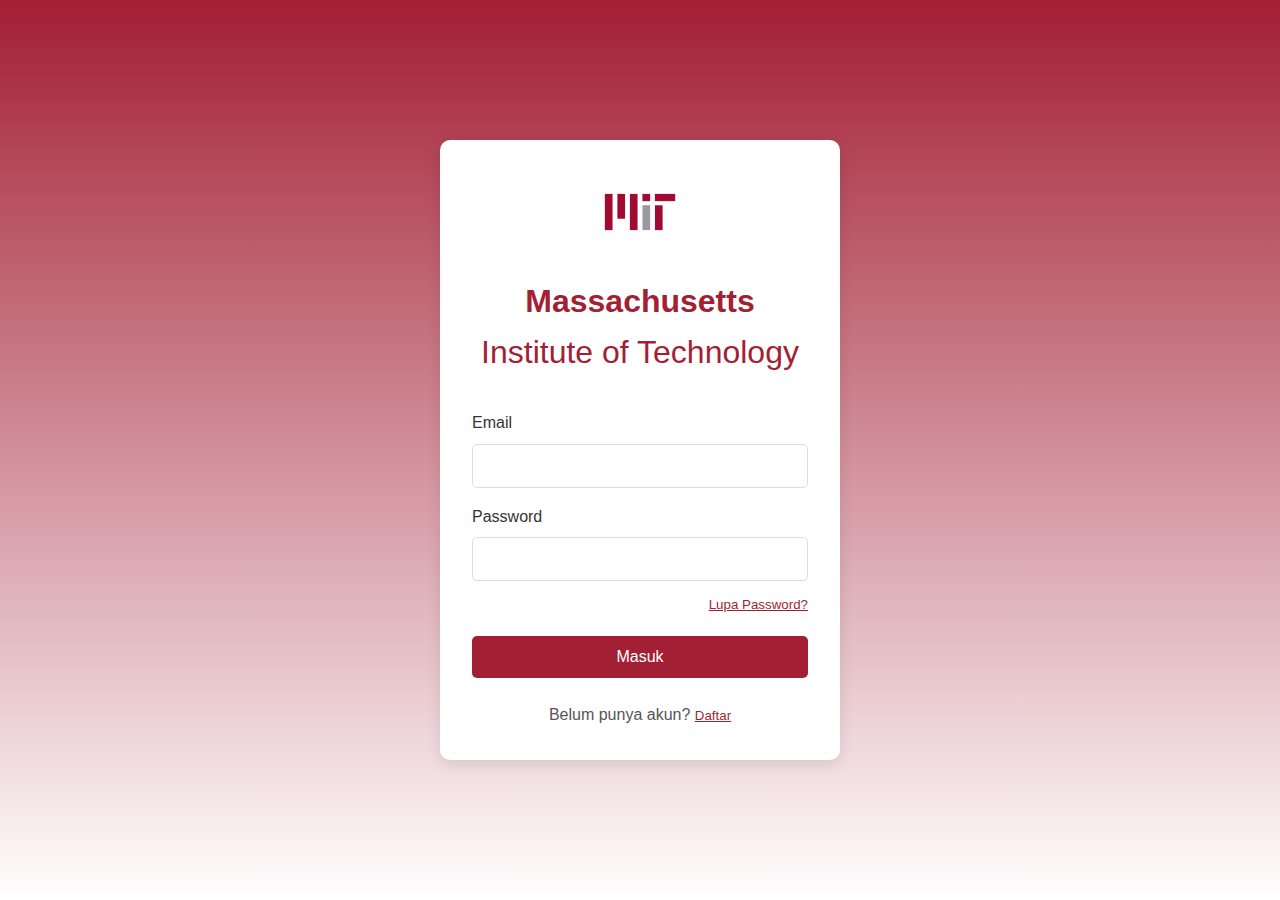
<file: index.html>
<!DOCTYPE html>
<html lang="id">
<head>
    <meta charset="UTF-8">
    <meta name="viewport" content="width=device-width, initial-scale=1.0">
    <title>Login - SITTA UT</title>
    <link rel="stylesheet" href="css/style.css">
</head>
<body>
    <div class="login-container">
        <div class="login-form">
            <div class="logo-section">
                <img src="assets/mit.png" alt="Logo UT" class="logo">
               <h1>
                    Massachusetts<br>
                    <span style="font-weight: 400;">Institute of Technology</span>
                </h1>
            </div>
            
            <form id="loginForm">
                <div class="form-group">
                    <label for="email">Email</label>
                    <input type="email" id="email" name="email" required>
                </div>
                
                <div class="form-group">
                    <label for="password">Password</label>
                    <input type="password" id="password" name="password" required>
                </div>
                
                <div class="form-options">
                    <button type="button" id="forgotPasswordBtn" class="link-btn">Lupa Password?</button>
                </div>
                
                <button type="submit" class="btn-primary">Masuk</button>
                
                <div class="register-section">
                    <p>Belum punya akun? <button type="button" id="registerBtn" class="link-btn">Daftar</button></p>
                </div>
            </form>
        </div>
    </div>

    <!-- Modal Lupa Password -->
    <div id="forgotPasswordModal" class="modal">
        <div class="modal-content">
            <span class="close">&times;</span>
            <h2>Lupa Password</h2>
            <form id="forgotPasswordForm">
                <div class="form-group">
                    <label for="resetEmail">Email</label>
                    <input type="email" id="resetEmail" name="resetEmail" required>
                </div>
                <button type="submit" class="btn-primary">Kirim Link Reset</button>
            </form>
        </div>
    </div>

    <!-- Modal Daftar -->
    <div id="registerModal" class="modal">
        <div class="modal-content">
            <span class="close">&times;</span>
            <h2>Daftar Akun Baru</h2>
            <form id="registerForm">
                <div class="form-group">
                    <label for="regName">Nama Lengkap</label>
                    <input type="text" id="regName" name="regName" required>
                </div>
                <div class="form-group">
                    <label for="regEmail">Email</label>
                    <input type="email" id="regEmail" name="regEmail" required>
                </div>
                <div class="form-group">
                    <label for="regPassword">Password</label>
                    <input type="password" id="regPassword" name="regPassword" required>
                </div>
                <div class="form-group">
                    <label for="regConfirmPassword">Konfirmasi Password</label>
                    <input type="password" id="regConfirmPassword" name="regConfirmPassword" required>
                </div>
                <button type="submit" class="btn-primary">Daftar</button>
            </form>
        </div>
    </div>

    <script src="js/script.js"></script>
</body>
</html>
</file>
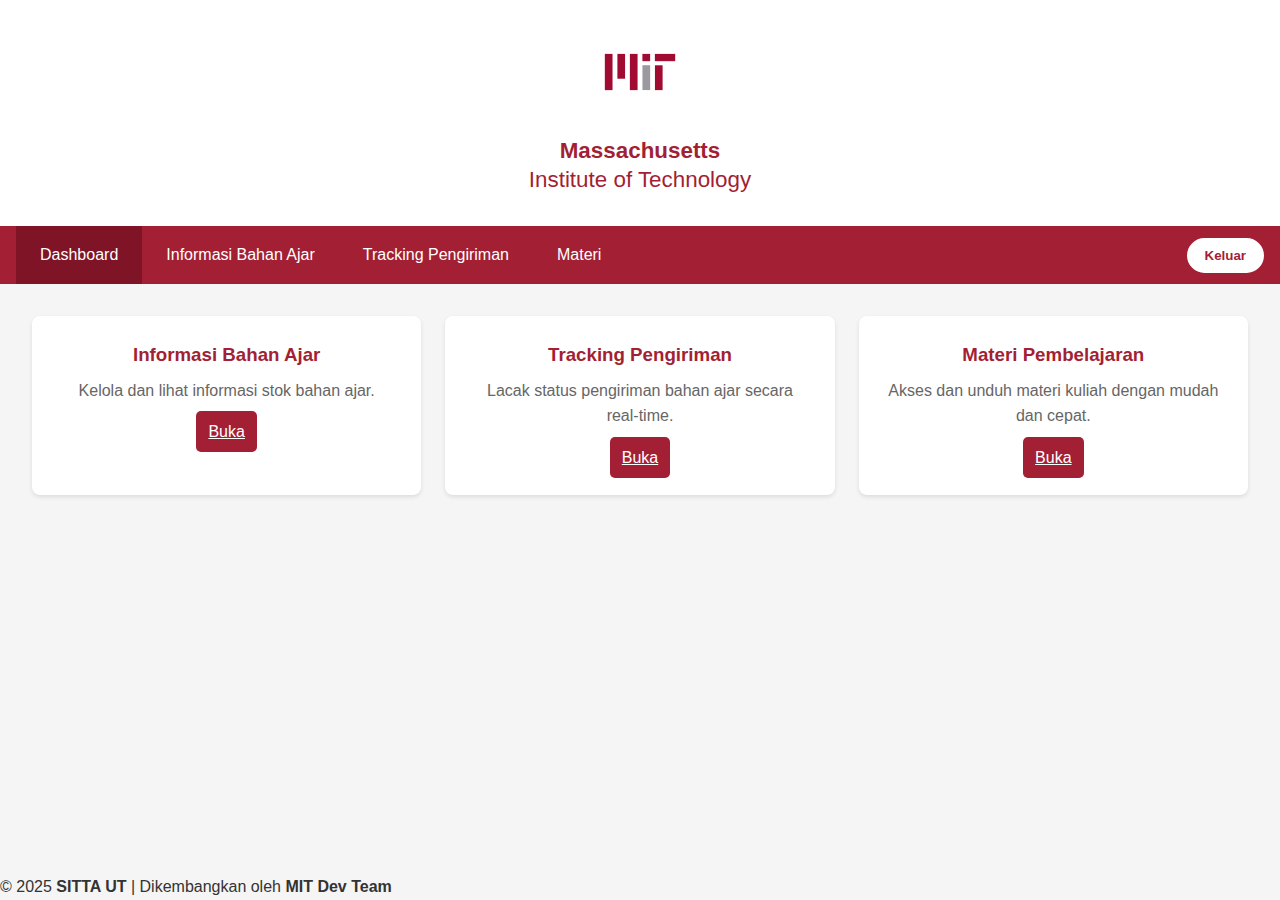
<file: dashboard.html>
<!DOCTYPE html>
<html lang="id">
<head>
    <meta charset="UTF-8">
    <meta name="viewport" content="width=device-width, initial-scale=1.0">
    <title>Dashboard - SITTA UT</title>
    <link rel="icon" href="assets/mit.png">
    <link rel="stylesheet" href="css/style.css">
</head>
<body>
    <div class="dashboard-container">

        <!-- ===== HEADER ===== -->
        <header class="dashboard-header">
            <div class="header-left">
                <img src="assets/mit.png" alt="Logo MIT" class="logo">
                <h1>
                    Massachusetts<br>
                    <span style="font-weight: 400;">Institute of Technology</span>
                </h1>
            </div>
        </header>

        <!-- ===== NAVBAR ===== -->
        <nav class="dashboard-nav">
            <ul class="nav-left">
                <li><a href="dashboard.html" class="nav-link active">Dashboard</a></li>
                <li><a href="stok.html" class="nav-link">Informasi Bahan Ajar</a></li>
                <li><a href="tracking.html" class="nav-link">Tracking Pengiriman</a></li>
                <li><a href="materi.html" class="nav-link">Materi</a></li>
            </ul>

            <div class="nav-right">
                <button id="logoutBtn" class="btn-logout">Keluar</button>
            </div>
        </nav>

        <!-- ===== MAIN CONTENT ===== -->
        <main class="dashboard-main">
            <section class="dashboard-cards">
                <div class="card">
                    <h3>Informasi Bahan Ajar</h3>
                    <p>Kelola dan lihat informasi stok bahan ajar.</p>
                    <a href="stok.html" class="btn-primary">Buka</a>
                </div>

                <div class="card">
                    <h3>Tracking Pengiriman</h3>
                    <p>Lacak status pengiriman bahan ajar secara real-time.</p>
                    <a href="tracking.html" class="btn-primary">Buka</a>
                </div>

                <div class="card">
                    <h3>Materi Pembelajaran</h3>
                    <p>Akses dan unduh materi kuliah dengan mudah dan cepat.</p>
                    <a href="materi.html" class="btn-primary">Buka</a>
                </div>
            </section>
        </main>

        <!-- ===== FOOTER ===== -->
        <footer class="dashboard-footer">
            <p>&copy; 2025 <strong>SITTA UT</strong> | Dikembangkan oleh <strong>MIT Dev Team</strong></p>
        </footer>
    </div>

    <!-- ===== JAVASCRIPT ===== -->
    <script src="js/script.js"></script>
</body>
</html>
</file>
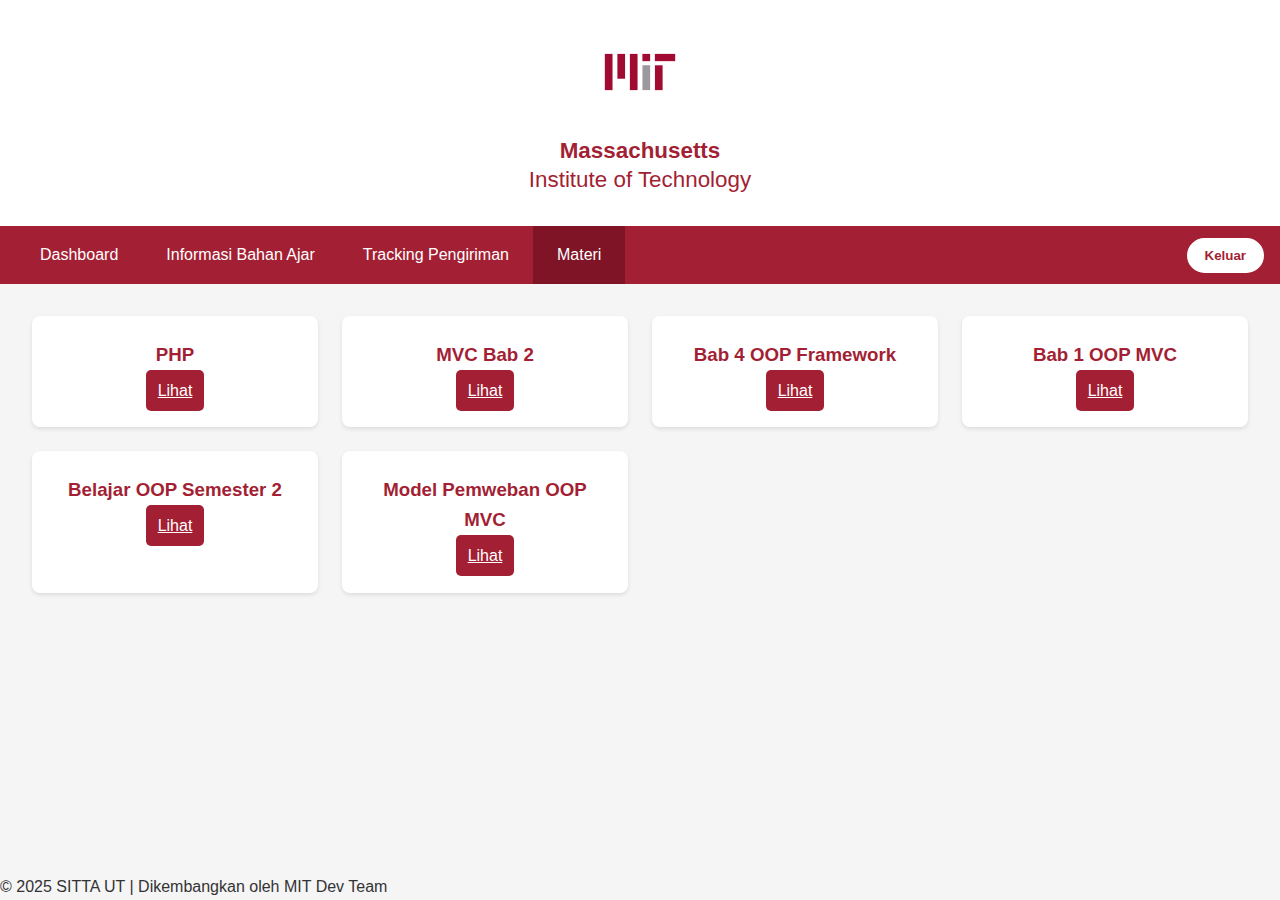
<file: materi.html>
<!DOCTYPE html>
<html lang="id">
<head>
    <meta charset="UTF-8">
    <meta name="viewport" content="width=device-width, initial-scale=1.0">
    <title>Materi - SITTA UT</title>
    <link rel="icon" href="assets/mit.png">
    <link rel="stylesheet" href="css/style.css">
</head>
<body>
    <div class="dashboard-container">
   
        <header class="dashboard-header">
            <div class="header-left">
                <img src="assets/mit.png" alt="Logo UT" class="logo">
                <h1>
                    Massachusetts<br>
                    <span style="font-weight: 400;">Institute of Technology</span>
                </h1>
            </div>
        </header>

        <nav class="dashboard-nav">
            <ul class="nav-left">
                <li><a href="dashboard.html" class="nav-link">Dashboard</a></li>
                <li><a href="stok.html" class="nav-link">Informasi Bahan Ajar</a></li>
                <li><a href="tracking.html" class="nav-link">Tracking Pengiriman</a></li>
                <li class="dropdown">
                    <a href="#" class="nav-link active">Materi</a>
                </li>
            </ul>

            <div class="nav-right">
                <button id="logoutBtn" class="btn-logout">Keluar</button>
            </div>
        </nav>

        <main class="dashboard-main">
            <section class="dashboard-cards">
                <div class="card">
                    <h3>PHP</h3>
                    <a href="assets/bab 1 Pengatar OOP PHP.pdf" target="_blank" class="btn-primary">Lihat</a>
                </div>

                <div class="card">
                    <h3>MVC Bab 2</h3>
                    <a href="assets/Bab 2 Konsep MVC (1).pdf" target="_blank" class="btn-primary">Lihat</a>
                </div>

                <div class="card">
                    <h3>Bab 4 OOP Framework</h3>
                    <a href="assets/Bab 4 produck OOP 2 (Framework).pdf" target="_blank" class="btn-primary">Lihat</a>
                </div>

                <div class="card">
                    <h3>Bab 1 OOP MVC</h3>
                    <a href="assets/bab1-2 pemweb lanjut oop dan mvc .pdf" target="_blank" class="btn-primary">Lihat</a>
                </div>

                <div class="card">
                    <h3>Belajar OOP Semester 2</h3>
                    <a href="assets/belajar-oop-php-mysql.pdf semester 2.pdf" target="_blank" class="btn-primary">Lihat</a>
                </div>

                <div class="card">
                    <h3>Model Pemweban OOP MVC</h3>
                    <a href="assets/Modul PemwebLan 2019 OOP MVC.pdf" target="_blank" class="btn-primary">Lihat</a>
                </div>
            </section>
        </main>

     
        <footer class="dashboard-footer">
            <p>&copy; 2025 SITTA UT | Dikembangkan oleh MIT Dev Team</p>
        </footer>
    </div>

    <script src="js/script.js"></script>
</body>
</html>
</file>
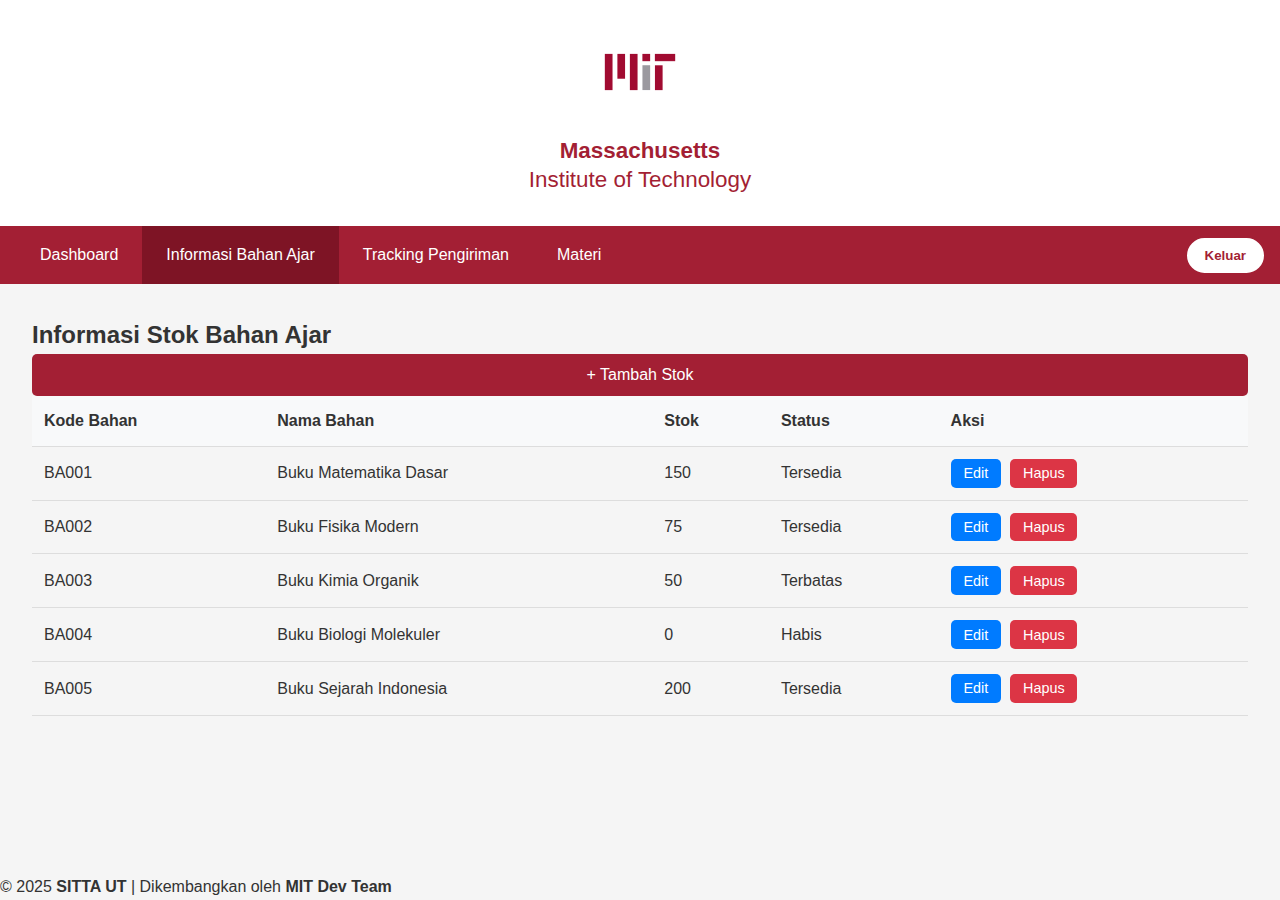
<file: stok.html>
<!DOCTYPE html>
<html lang="id">
<head>
    <meta charset="UTF-8">
    <meta name="viewport" content="width=device-width, initial-scale=1.0">
    <title>Informasi Bahan Ajar - SITTA UT</title>
    <link rel="icon" href="assets/mit.png">
    <link rel="stylesheet" href="css/style.css">
</head>
<body>
    <div class="dashboard-container">

        <!-- ===== HEADER ===== -->
        <header class="dashboard-header">
            <div class="header-left">
                <img src="assets/mit.png" alt="Logo MIT" class="logo">
                <h1>
                    Massachusetts<br>
                    <span style="font-weight: 400;">Institute of Technology</span>
                </h1>
            </div>
        </header>

        <!-- ===== NAVBAR ===== -->
        <nav class="dashboard-nav">
            <ul class="nav-left">
                <li><a href="dashboard.html" class="nav-link">Dashboard</a></li>
                <li><a href="stok.html" class="nav-link active">Informasi Bahan Ajar</a></li>
                <li><a href="tracking.html" class="nav-link">Tracking Pengiriman</a></li>
                <li><a href="materi.html" class="nav-link">Materi</a></li>
            </ul>

            <div class="nav-right">
                <button id="logoutBtn" class="btn-logout">Keluar</button>
            </div>
        </nav>

        <!-- ===== MAIN CONTENT ===== -->
        <main class="dashboard-main">
            <section class="stok-section">
                <div class="stok-header">
                    <h2>Informasi Stok Bahan Ajar</h2>
                    <button id="addStockBtn" class="btn-primary">+ Tambah Stok</button>
                </div>

                <div class="stok-table-wrapper">
                    <table id="stockTable" class="stock-table">
                        <thead>
                            <tr>
                                <th>Kode Bahan</th>
                                <th>Nama Bahan</th>
                                <th>Stok</th>
                                <th>Status</th>
                                <th>Aksi</th>
                            </tr>
                        </thead>
                        <tbody id="stockTableBody">
                            <!-- Data dari JS akan dimuat di sini -->
                        </tbody>
                    </table>
                </div>
            </section>
        </main>

        <!-- ===== FOOTER ===== -->
        <footer class="dashboard-footer">
            <p>&copy; 2025 <strong>SITTA UT</strong> | Dikembangkan oleh <strong>MIT Dev Team</strong></p>
        </footer>
    </div>

    <!-- ===== MODAL TAMBAH STOK ===== -->
    <div id="addStockModal" class="modal">
        <div class="modal-content">
            <span class="close" id="closeModal">&times;</span>
            <h2>Tambah Stok Baru</h2>

            <form id="addStockForm">
                <div class="form-group">
                    <label for="kodeBahan">Kode Bahan</label>
                    <input type="text" id="kodeBahan" name="kodeBahan" required>
                </div>

                <div class="form-group">
                    <label for="namaBahan">Nama Bahan</label>
                    <input type="text" id="namaBahan" name="namaBahan" required>
                </div>

                <div class="form-group">
                    <label for="stok">Jumlah Stok</label>
                    <input type="number" id="stok" name="stok" required>
                </div>

                <div class="form-group">
                    <label for="status">Status</label>
                    <select id="status" name="status" required>
                        <option value="Tersedia">Tersedia</option>
                        <option value="Habis">Habis</option>
                        <option value="Terbatas">Terbatas</option>
                    </select>
                </div>

                <button type="submit" class="btn-primary full-width">Simpan</button>
            </form>
        </div>
    </div>

    <!-- ===== JAVASCRIPT ===== -->
    <script src="js/data.js"></script>
    <script src="js/script.js"></script>
</body>
</html>
</file>
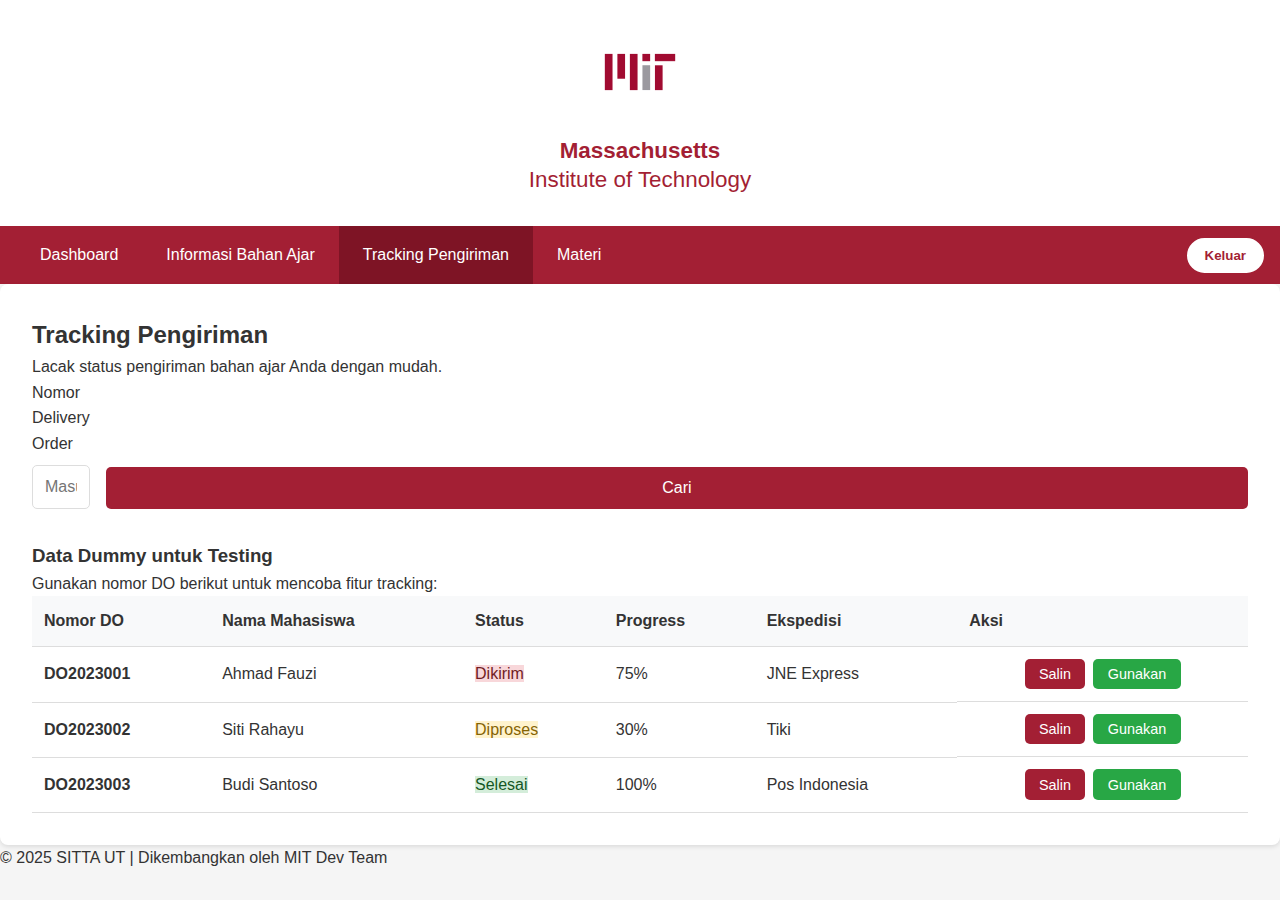
<file: tracking.html>
<!DOCTYPE html>
<html lang="id">
<head>
    <meta charset="UTF-8">
    <meta name="viewport" content="width=device-width, initial-scale=1.0">
    <title>Tracking Pengiriman - SITTA UT</title>
    <link rel="icon" href="assets/mit.png">
    <link rel="stylesheet" href="css/style.css">
</head>
<body>
    <div class="dashboard-container">

        <header class="dashboard-header">
            <div class="header-left">
                <img src="assets/mit.png" alt="Logo MIT" class="logo">
                <h1>
                    Massachusetts<br>
                    <span style="font-weight: 400;">Institute of Technology</span>
                </h1>
            </div>
        </header>

        <nav class="dashboard-nav">
            <ul class="nav-left">
                <li><a href="dashboard.html" class="nav-link">Dashboard</a></li>
                <li><a href="stok.html" class="nav-link">Informasi Bahan Ajar</a></li>
                <li><a href="tracking.html" class="nav-link active">Tracking Pengiriman</a></li>
                <li class="dropdown">
                    <a href="materi.html" class="nav-link">Materi</a>
                    
                </li>
            </ul>

            <div class="nav-right">
                <button id="logoutBtn" class="btn-logout">Keluar</button>
            </div>
        </nav>

        <main class="tracking-main">
            <section class="tracking-header">
                <h2>Tracking Pengiriman</h2>
                <p>Lacak status pengiriman bahan ajar Anda dengan mudah.</p>
            </section>
            
  
            <div class="tracking-form">
                <div class="form-group">
                    <label for="doNumber">Nomor Delivery Order</label>
                    <input type="text" id="doNumber" name="doNumber" placeholder="Masukkan nomor DO">
                </div>
                <button id="searchBtn" class="btn-primary">Cari</button>
            </div>
      
            <div id="trackingResult" class="tracking-result">
            </div>
            <section class="dummy-section">
                <h3>Data Dummy untuk Testing</h3>
                <p class="subtitle">Gunakan nomor DO berikut untuk mencoba fitur tracking:</p>
                
                <table class="stock-table dummy-table">
                    <thead>
                        <tr>
                            <th>Nomor DO</th>
                            <th>Nama Mahasiswa</th>
                            <th>Status</th>
                            <th>Progress</th>
                            <th>Ekspedisi</th>
                            <th>Aksi</th>
                        </tr>
                    </thead>
                    <tbody id="dummyTableBody">
                        <!-- Data akan diisi oleh JavaScript -->
                    </tbody>
                </table>
            </section>
        </main>

        <!-- FOOTER -->
        <footer class="dashboard-footer">
            <p>&copy; 2025 SITTA UT | Dikembangkan oleh MIT Dev Team</p>
        </footer>
    </div>

    <script src="js/data.js"></script>
    <script src="js/script.js"></script>
</body>
</html>
</file>
<file: css/style.css>
/* ===== RESET DAN BASE STYLES ===== */
* {
    margin: 0;
    padding: 0;
    box-sizing: border-box;
}

body {
    font-family: 'Segoe UI', Tahoma, Geneva, Verdana, sans-serif;
    line-height: 1.6;
    color: #333;
    background-color: #f5f5f5;
}

/* ===== LOGIN PAGE ===== */
.login-container {
    display: flex;
    justify-content: center;
    align-items: center;
    min-height: 100vh;
    background: linear-gradient( #A31F34, #ffffff);
}

.login-form {
    background: #fff;
    padding: 2rem;
    border-radius: 10px;
    box-shadow: 0 5px 15px rgba(0, 0, 0, 0.1);
    width: 100%;
    max-width: 400px;
}

.logo-section {
    text-align: center;
    margin-bottom: 2rem;
}

.logo {
    max-width: 80px;
    margin-bottom: 1rem;
}

.logo-section h1 {
    color: #A31F34;
    margin-bottom: 0.5rem;
}

.form-group {
    margin-bottom: 1rem;
}

.form-group label {
    display: block;
    margin-bottom: 0.5rem;
    font-weight: 500;
}

.form-group input {
    width: 100%;
    padding: 0.75rem;
    border: 1px solid #ddd;
    border-radius: 5px;
    font-size: 1rem;
}

.form-group input:focus {
    outline: none;
    border-color: #A31F34;
}

.form-options {
    display: flex;
    justify-content: flex-end;
    margin-bottom: 1.5rem;
}

.link-btn {
    background: none;
    border: none;
    color: #A31F34;
    cursor: pointer;
    text-decoration: underline;
}

.link-btn:hover {
    color: #7E1425;
}

.btn-primary {
    width: 100%;
    padding: 0.75rem;
    background-color: #A31F34;
    color: white;
    border: none;
    border-radius: 5px;
    font-size: 1rem;
    cursor: pointer;
    transition: background-color 0.3s;
}

.btn-primary:hover {
    background-color: #7E1425;
}

.btn-secondary {
    padding: 0.5rem 1rem;
    background-color: #6c757d;
    color: white;
    border: none;
    border-radius: 5px;
    cursor: pointer;
    transition: background-color 0.3s;
}

.btn-secondary:hover {
    background-color: #545b62;
}

.register-section {
    text-align: center;
    margin-top: 1.5rem;
    color: #555;
}

/* ===== DASHBOARD ===== */
.dashboard-container {
    display: flex;
    flex-direction: column;
    min-height: 100vh;
}

.dashboard-header {
    display: flex;
    justify-content: center;
    align-items: center;     
    flex-direction: column; 
    text-align: center;
    padding: 2rem 1rem;
    background-color: white;
    box-shadow: 0 2px 4px rgba(0, 0, 0, 0.1);
}



.header-left {
    display: flex;
    flex-direction: column;
    align-items: center;
    justify-content: center;
}


.header-left h1 {
    margin-top: 0.5rem;
    color: #A31F34;
    font-size: 1.4rem;
    line-height: 1.3;
}


.header-right {
    display: flex;
    align-items: center;
    gap: 1rem;
}

/* ===== NAVBAR ===== */
.dashboard-nav {
    display: flex;
    justify-content: space-between;
    align-items: center;
    background-color: #A31F34;
    padding: 0 1rem;
}

.dashboard-nav ul {
    display: flex;
    list-style: none;
    padding: 0;
    margin: 0;
}

.nav-link {
    display: block;
    padding: 1rem 1.5rem;
    color: white;
    text-decoration: none;
    transition: background-color 0.3s;
}

.nav-link:hover,
.nav-link.active {
    background-color: #7E1425;
}

/* ===== TOMBOL LOGOUT ===== */
.btn-logout {
    background-color: #ffffff;
    color: #A31F34;
    border: 2px solid #ffffff;
    padding: 0.5rem 1rem;
    border-radius: 50px;
    font-weight: 600;
    cursor: pointer;
    transition: all 0.3s ease;
}

.btn-logout:hover {
    background-color: #B4B5B8;
    color: #fff;
}

/* ===== CARD ===== */
.dashboard-main {
    flex: 1;
    padding: 2rem;
}

.dashboard-cards {
    display: grid;
    grid-template-columns: repeat(auto-fit, minmax(250px, 1fr));
    gap: 1.5rem;
}

.card {
    background: white;
    padding: 1.5rem;
    border-radius: 8px;
    box-shadow: 0 2px 4px rgba(0, 0, 0, 0.1);
    text-align: center;
}

.card h3 {
    margin-bottom: 0.5rem;
    color: #A31F34;
}

.card p {
    margin-bottom: 1rem;
    color: #666;
}

/* ===== TRACKING ===== */
.tracking-main {
    background: white;
    padding: 2rem;
    border-radius: 8px;
    box-shadow: 0 2px 4px rgba(0, 0, 0, 0.1);
}

.tracking-form {
    display: flex;
    gap: 1rem;
    margin-bottom: 2rem;
    align-items: flex-end;
}

.tracking-form .form-group {
    flex: 1;
    margin-bottom: 0;
}

/* ===== STATUS ===== */
.status-badge {
    display: inline-block;
    padding: 0.25rem 0.5rem;
    border-radius: 4px;
    font-size: 0.8rem;
    font-weight: 500;
}

.status-dikirim {
    background-color: #f8d7da;
    color: #721c24;
}

.status-diproses {
    background-color: #fff3cd;
    color: #856404;
}

.status-selesai {
    background-color: #d4edda;
    color: #155724;
}

/* ===== TABEL & STOK ===== */
.stock-table {
    width: 100%;
    border-collapse: collapse;
}

.stock-table th,
.stock-table td {
    padding: 0.75rem;
    text-align: left;
    border-bottom: 1px solid #ddd;
}

.stock-table th {
    background-color: #f8f9fa;
    font-weight: 600;
}

/* ===== MODAL ===== */
.modal {
    display: none;
    position: fixed;
    z-index: 1000;
    left: 0;
    top: 0;
    width: 100%;
    height: 100%;
    background-color: rgba(0, 0, 0, 0.5);
}

.modal-content {
    background-color: white;
    margin: 10% auto;
    padding: 2rem;
    border-radius: 8px;
    width: 90%;
    max-width: 500px;
    position: relative;
    box-shadow: 0 4px 10px rgba(0,0,0,0.2);
}

.close {
    position: absolute;
    top: 1rem;
    right: 1.5rem;
    font-size: 1.5rem;
    cursor: pointer;
    color: #A31F34;
}

.close:hover {
    color: #7E1425;
}

/* ===== ALERT ===== */
.alert {
    padding: 1rem;
    margin-bottom: 1rem;
    border-radius: 5px;
}

.alert-error {
    background-color: #f8d7da;
    color: #721c24;
    border: 1px solid #f5c6cb;
}

.alert-success {
    background-color: #d4edda;
    color: #155724;
    border: 1px solid #c3e6cb;
}
/* ===== TOMBOL AKSI (EDIT & HAPUS) ===== */
.action-btn {
    padding: 0.4rem 0.8rem;
    border: none;
    border-radius: 5px;
    font-size: 0.9rem;
    cursor: pointer;
    font-weight: 500;
    color: white;
    transition: all 0.3s ease;
    margin-right: 0.3rem;
}
.edit-btn {
    background-color: #007bff;
}

.edit-btn:hover {
    background-color: #0056b3;
}


.delete-btn {
    background-color: #dc3545; 
}

.delete-btn:hover {
    background-color: #a71d2a;
}


.stock-table td .action-btn {
    display: inline-block;
}/* ===== TOMBOL SALIN & GUNAKAN ===== */
.action-buttons {
    display: flex;
    gap: 0.5rem;
    justify-content: center;
}

.copy-do-btn,
.use-do-btn {
    padding: 0.45rem 0.9rem;
    border: none;
    border-radius: 5px;
    font-size: 0.9rem;
    font-weight: 500;
    cursor: pointer;
    color: #fff;
    transition: all 0.3s ease;
}

/* Tombol "Salin" */
.copy-do-btn {
    background-color: #A31F34;
}

.copy-do-btn:hover {
    background-color: #7E1425;
}

/* Tombol "Gunakan" */
.use-do-btn {
    background-color: #28a745;
}

.use-do-btn:hover {
    background-color: #1e7e34;
}
</file>
